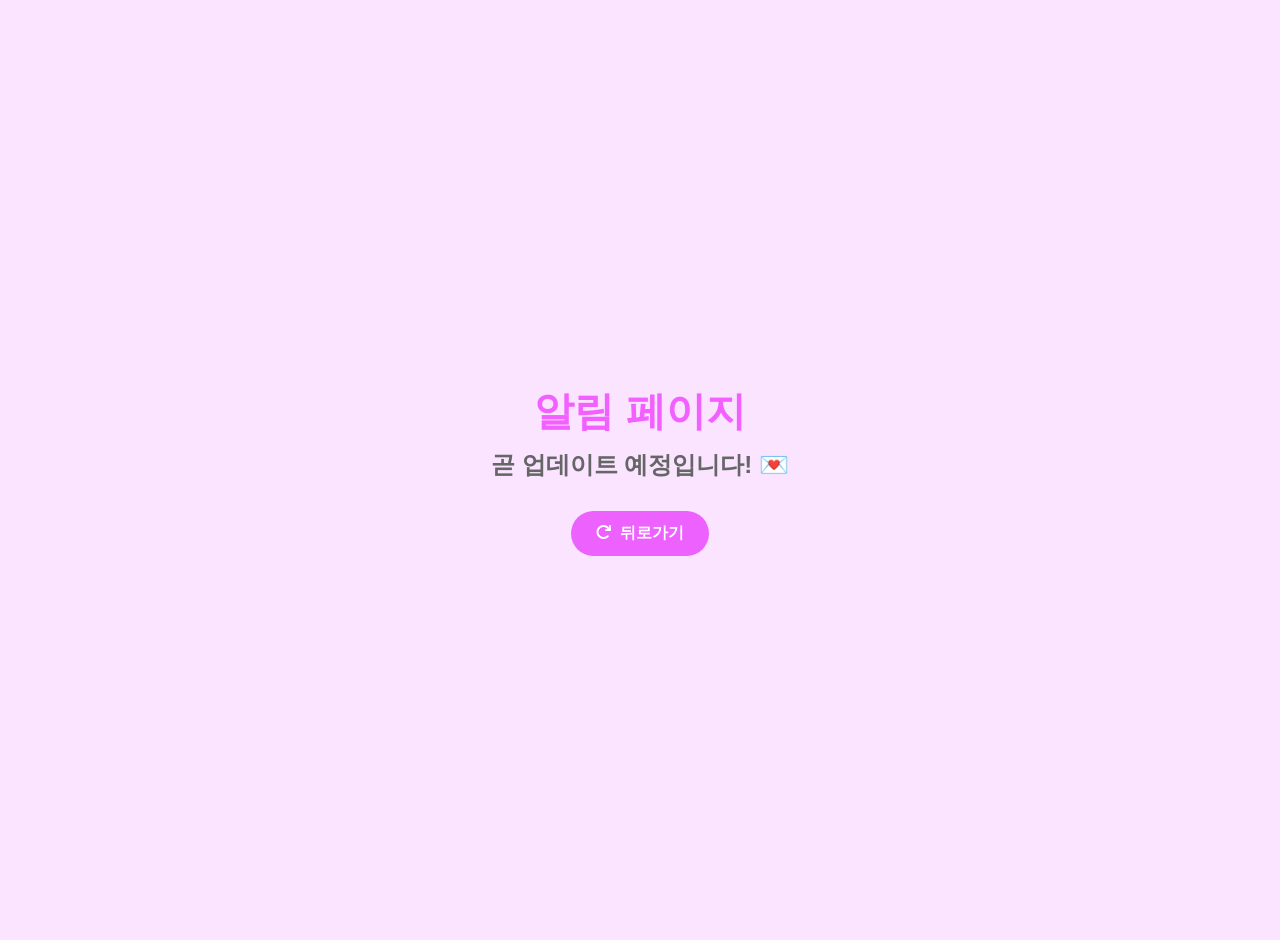
<file: alert.html>
<!DOCTYPE html>
<html lang="ko">
<head>
  <meta charset="UTF-8">
  <meta name="viewport" content="width=395, initial-scale=1.0">
  <title>Beauty Kurly | alert</title>
  <link rel="icon" href="images/favicon_192.png" sizes="192x192" type="image/png">
  <link rel="icon" href="images/favicon_512.png" sizes="512x512" type="image/png">
  <link rel="stylesheet" href="https://cdnjs.cloudflare.com/ajax/libs/font-awesome/6.5.1/css/all.min.css">
  <link rel="stylesheet" href="css/reset.css">
  <style>
  /* 기본 레이아웃 */
  body {font-family: 'Pretendard', sans-serif; background-color: #fae4ff; color: #333; display: flex; justify-content: center; align-items: center; min-height: 100vh;  padding: 20px;  text-align: center;}

  h1 {font-size: 2.5rem; color: #f261ff; margin-bottom: 10px;}
  h2 {font-size: 1.5rem; color: #666; margin-bottom: 30px;}
  .header_left_group {margin-top: 20px;}
  #backBtn {display: inline-block; padding: 12px 25px; background-color: #ed61ff; color: #fff; font-weight: bold; border-radius: 50px; transition: 0.3s;}
  #backBtn:hover {background-color: #ff37cd; transform: translateY(-2px); text-decoration: none;}

  .icon {margin-right: 8px;}

  @media (max-width: 400px) {
    h1 { font-size: 2rem; }
    h2 { font-size: 1.2rem; }
    #backBtn { padding: 10px 20px; font-size: 0.9rem; }
  }
  </style>
</head>
<body>
  <div>
    <h1>알림 페이지</h1>
    <h2>곧 업데이트 예정입니다! 💌</h2>
    <div class="header_left_group">
      <a href="#" id="backBtn" class="header_btn">
        <i class="fas fa-redo icon"></i>뒤로가기
      </a>
    </div>
  </div>

  <script src="https://code.jquery.com/jquery-3.7.1.min.js"></script>
  <script src="js/script_all.js"></script>
  <script>
    const backBtn = document.getElementById('backBtn');
    backBtn.addEventListener('click', (e) => {
      e.preventDefault();
      if (history.length > 1) {
        history.back();
      } else {
        location.href = 'home.html';
      }
    });
  </script>
</body>
</html>
</file>
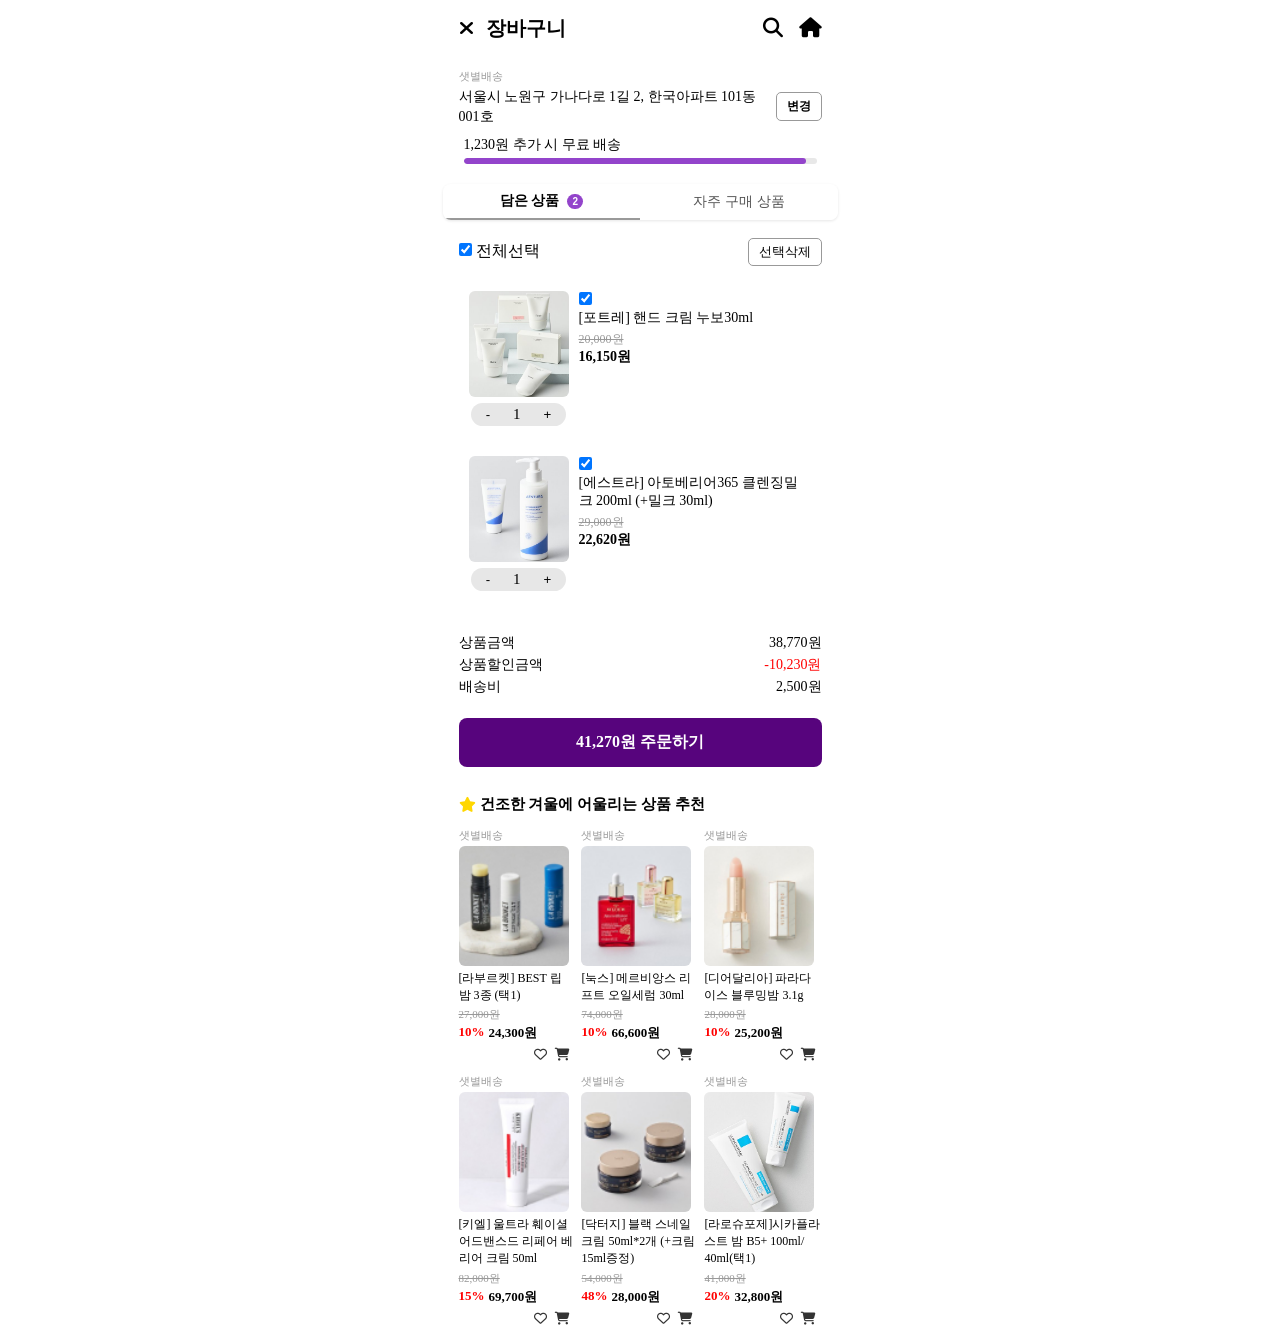
<file: cart.html>
<!DOCTYPE html>
<html lang="ko">
<head>
  <meta charset="UTF-8">
  <meta name="viewport" content="width=395, initial-scale=1.0">
  <title>Beauty Kurly|cart</title>
  <link rel="icon" href="images/favicon_192.png" sizes="192x192" type="image/png">
  <link rel="icon" href="images/favicon_512.png" sizes="512x512" type="image/png">
  <link rel="stylesheet" href="https://cdnjs.cloudflare.com/ajax/libs/font-awesome/6.5.1/css/all.min.css">
  <link rel="stylesheet" href="css/reset.css">
  <link rel="stylesheet" href="css/cart.css">
</head>
<body>
<header class="header_wrap">
  <div class="header_left_group">
    <a href="#" class="header_btn">
      <i class="fas fa-xmark"></i>
    </a>
    <span class="header_title">장바구니</span>
  </div>
  <div class="header_icons">
    <a href="search.html"><i class="fas fa-magnifying-glass"></i></a>
    <a href="#"><i class="fas fa-house"></i></a>
  </div>
</header><!-- header_wrap -->

<section class="delivery_info">
  <h2 class="blind">배송 정보</h2>
    <div class="delivery_tag">샛별배송</div>
    <div class="delivery_address">
      <span>서울시 노원구 가나다로 1길 2, 한국아파트 101동 001호</span>
      <button class="btn_change">변경</button>
    </div>
    <div class="free_delivery free">
    <span class="delivery_text">n원 추가 시 무료 배송</span>
    <div class="delivery_range" >
      <div class="delivery_progress"></div>
    </div>
    </div>
</section><!-- delivery_info -->

<section class="cart_tabs">
    <h2 class="blind">장바구니</h2>
    <button class="tab active">담은 상품 <span class="item_count">2</span></button>
    <button class="tab">자주 구매 상품</button>
</section>

<section class="cart_select">
  <h2 class="blind">선택</h2>
    <div class="select_left">
      <input type="checkbox" id="script_all" checked>
      <label for="script_all">전체선택</label>
    </div>
    <button class="select_delete">선택삭제</button>
</section><!-- cart_select -->

<section class="cart_items cart_saved active">
  <h2 class="blind">담은 상품</h2>
    <div class="cart_item">
      <div class="item_left">
        <img src="images/cart_in1.jpg" alt="상품1">
        <div class="item_count">
          <button class="minus">-</button>
          <span>1</span>
          <button class="plus">+</button>
        </div>
      </div>
      <div class="item_right">
        <input type="checkbox">
        <div class="item_name">[포트레] 핸드 크림 누보30ml</div>
        <div class="item_price">
          <div class="before">20,000원</div>
          <div class="after">16,150원</div>
        </div>
      </div>
    </div>

    <div class="cart_item">
      <div class="item_left">
        <img src="images/cart_in2.jpg" alt="상품2">
        <div class="item_count">
          <button class="minus">-</button>
          <span>1</span>
          <button class="plus">+</button>
        </div>
      </div>
      <div class="item_right">
        <input type="checkbox">
        <div class="item_name">[에스트라] 아토베리어365 클렌징밀크 200ml (+밀크 30ml)</div>
        <div class="item_price">
          <div class="before">29,000원</div>
          <div class="after">22,620원</div>
        </div>
      </div>
    </div>
</section><!-- cart_items cart_saved active -->

<section class="cart_items cart_frequent">
  <h2 class="blind">자주 구매 상품</h2>
    <div class="frequent_header">
      <span class="filter_text">빈도순<i class="fa-solid fa-chevron-down"></i></span>
    </div>

    <p class="empty_text">최근 구매한 상품이 없습니다.</p>
    <button class="go_shopping" onclick="location.href='home.html'">쇼핑하러 가기</button>
</section><!-- cart_items cart_frequent -->

<section class="cart_summary">
  <h2 class="blind">주문 요약</h2>
    <div class="summary_row">
      <span>상품금액</span>
      <span>38,770원</span>
    </div>
    <div class="summary_row">
      <span>상품할인금액</span>
      <span class="discount">-10,230원</span>
    </div>
    <div class="summary_row">
      <span>배송비</span>
      <span>2,500원</span>
    </div>
</section><!-- cart_summary -->

<section class="total_pay">
  <h2 class="blind">총 결제 금액</h2>
    <span class="total_price">41,270원</span> 주문하기</section><!-- total_pay -->

<section class="recommend_products">
  <h2 class="blind">추천 상품</h2>
    <div class="recommend_title">
      <i class="fas fa-star"></i>
      <span>건조한 겨울에 어울리는 상품 추천</span></div>
    <div class="recommend_list">
      <div class="rec_item">
        <p class="delivery_tag">샛별배송</p>
        <img src="images/cart_rec1.jpg" alt="recommend_products">
        <div class="rec_name">[라부르켓] BEST 립 밤 3종 (택1)</div>
        <p class="product_price_before">27,000원</p>
          <p class="product_price">
            <span class="discount">10%</span>
            <span class="price">24,300원</span>
          </p>
          <div class="product_icon">
            <i class="fa-regular fa-heart"></i>
            <i class="fa-solid fa-cart-shopping"></i>
          </div>
      </div>
      <div class="rec_item">
        <p class="delivery_tag">샛별배송</p>
        <img src="images/cart_rec2.jpg" alt="recommend_products">
        <div class="rec_name">[눅스] 메르비앙스 리프트 오일세럼 30ml</div>
        <p class="product_price_before">74,000원</p>
          <p class="product_price">
            <span class="discount">10%</span>
            <span class="price">66,600원</span>
          </p>
          <div class="product_icon">
            <i class="fa-regular fa-heart"></i>
            <i class="fa-solid fa-cart-shopping"></i>
          </div>
      </div>
      <div class="rec_item">
        <p class="delivery_tag">샛별배송</p>
        <img src="images/cart_rec3.jpg" alt="recommend_products">
        <div class="rec_name">[디어달리아] 파라다이스 블루밍밤 3.1g</div>
        <p class="product_price_before">28,000원</p>
          <p class="product_price">
            <span class="discount">10%</span>
            <span class="price">25,200원</span>
          </p>
          <div class="product_icon">
            <i class="fa-regular fa-heart"></i>
            <i class="fa-solid fa-cart-shopping"></i>
          </div>
      </div>
      <div class="rec_item">
        <p class="delivery_tag">샛별배송</p>
        <img src="images/cart_rec4.jpg" alt="recommend_products">
        <div class="rec_name">[키엘] 울트라 훼이셜 어드밴스드 리페어 베리어 크림 50ml</div>
        <p class="product_price_before">82,000원</p>
          <p class="product_price">
            <span class="discount">15%</span>
            <span class="price">69,700원</span>
          </p>
          <div class="product_icon">
            <i class="fa-regular fa-heart"></i>
            <i class="fa-solid fa-cart-shopping"></i>
          </div>
      </div>
      <div class="rec_item">
        <p class="delivery_tag">샛별배송</p>
        <img src="images/cart_rec5.jpg" alt="recommend_products">
        <div class="rec_name">[닥터지] 블랙 스네일 크림 50ml*2개 (+크림15ml증정)</div>
        <p class="product_price_before">54,000원</p>
          <p class="product_price">
            <span class="discount">48%</span>
            <span class="price">28,000원</span>
          </p>
          <div class="product_icon">
            <i class="fa-regular fa-heart"></i>
            <i class="fa-solid fa-cart-shopping"></i>
          </div>
      </div>
      <div class="rec_item">
        <p class="delivery_tag">샛별배송</p>
        <img src="images/cart_rec6.jpg" alt="recommend_products">
        <div class="rec_name">[라로슈포제]시카플라스트 밤 B5+ 100ml/ 40ml(택1)</div>
        <p class="product_price_before">41,000원</p>
          <p class="product_price">
            <span class="discount">20%</span>
            <span class="price">32,800원</span>
          </p>
          <div class="product_icon">
            <i class="fa-regular fa-heart"></i>
            <i class="fa-solid fa-cart-shopping"></i>
          </div>
      </div>
    </div>
</section><!-- recommend_products -->
<script src="https://code.jquery.com/jquery-3.7.1.min.js"></script>
<script src="js/script_all.js"></script>
<script>
document.addEventListener('DOMContentLoaded', () => {

  /* 장바구니 금액 계산 */
  function updateCartSummary() {
    const cartItems = document.querySelectorAll('.cart_item'); // 매번 새로 가져오기
    const freeDeliveryThreshold = 40000;
    const defaultDeliveryFee = 2500;

    let totalPrice = 0;
    let totalDiscount = 0;
    let selectedCount = 0;

    // 선택된 상품 합계 계산
    cartItems.forEach(item => {
      const chk = item.querySelector('input[type="checkbox"]');
      if (!chk.checked) return;

      selectedCount++;

      const count = parseInt(item.querySelector('.item_count span').textContent);
      const priceBefore = parseInt(item.querySelector('.item_price .before').textContent.replace(/[^0-9]/g,''));
      const priceAfter = parseInt(item.querySelector('.item_price .after').textContent.replace(/[^0-9]/g,''));

      totalPrice += priceAfter * count;
      totalDiscount += (priceBefore - priceAfter) * count;
    });

    // 배송비 계산
    const deliveryFeeUI = (selectedCount > 0 && totalPrice >= freeDeliveryThreshold) ? 0 : defaultDeliveryFee;

    // 총액 계산
    const totalPay = (selectedCount > 0) ? totalPrice + (totalPrice < freeDeliveryThreshold ? defaultDeliveryFee : 0) : 0;

    // 무료배송 바 반영
    const deliveryText = document.querySelector('.delivery_text');
    const deliveryProgress = document.querySelector('.delivery_progress');

    if (selectedCount === 0) {
      deliveryText.textContent = '상품을 선택해주세요';
      deliveryProgress.style.width = '0%';
      deliveryProgress.classList.remove('free');
    } 
    else if (totalPrice >= freeDeliveryThreshold) {
      deliveryText.textContent = '무료 배송 가능';
      deliveryProgress.style.width = '100%';
      deliveryProgress.classList.add('free');
    } 
    else {
      const remain = freeDeliveryThreshold - totalPrice;
      const percent = Math.min((totalPrice / freeDeliveryThreshold) * 100, 100);

      deliveryText.textContent = `${remain.toLocaleString()}원 추가 시 무료 배송`;
      deliveryProgress.style.width = `${percent}%`;
      deliveryProgress.classList.remove('free');
    }

    // UI 업데이트
    document.querySelector('.cart_summary .summary_row:nth-child(1) span:last-child').textContent = totalPrice.toLocaleString() + '원';
    document.querySelector('.cart_summary .summary_row:nth-child(2) .discount').textContent = '-' + totalDiscount.toLocaleString() + '원';
    document.querySelector('.cart_summary .summary_row:nth-child(3) span:last-child').textContent = deliveryFeeUI.toLocaleString() + '원';
    document.querySelector('.total_price').textContent = totalPay.toLocaleString() + '원';
  }

  /* 헤더 x */
  const headerX = document.querySelector('.header_btn');
  const headerSearch = document.querySelector('.header_icons a:nth-child(1)');
  const headerHome = document.querySelector('.header_icons a:nth-child(2)');

  if (headerX) {
    headerX.addEventListener('click', (e) => {
      e.preventDefault();
      if (document.referrer) {
        history.back();
      } else {
        location.href = 'home.html';
      }
    });
  }

  if (headerSearch) {
    headerSearch.addEventListener('click', (e) => {
      e.preventDefault();
      location.href = 'search.html';
    });
  }

  if (headerHome) {
    headerHome.addEventListener('click', (e) => {
      e.preventDefault();
      location.href = 'home.html';
    });
  }

  /* 장바구니 */
  const selectAll = document.getElementById('script_all');
  const selectDelete = document.querySelector('.select_delete');
  let cartItems = document.querySelectorAll('.cart_item');

  // 전체선택 디폴트
  selectAll.checked = true;
  cartItems.forEach(item => {
    const chk = item.querySelector('input[type="checkbox"]');
    chk.checked = true;
  });

  function updateSelectAllState() {
    const allChecked = [...cartItems].every(item => item.querySelector('input[type="checkbox"]').checked);
    selectAll.checked = allChecked;
    updateCartSummary();
  }

  cartItems.forEach(item => {
    const chk = item.querySelector('input[type="checkbox"]');
    chk.addEventListener('change', updateSelectAllState);
  });

  selectAll.addEventListener('change', () => {
    cartItems.forEach(item => {
      const chk = item.querySelector('input[type="checkbox"]');
      chk.checked = selectAll.checked;
    });
    updateCartSummary();
  });

  selectDelete.addEventListener('click', () => {
    cartItems.forEach(item => {
      const chk = item.querySelector('input[type="checkbox"]');
      if(chk.checked) item.remove();
    });
    cartItems = document.querySelectorAll('.cart_item');
    cartItems.forEach(item => {
      const chk = item.querySelector('input[type="checkbox"]');
      chk.addEventListener('change', updateSelectAllState);
    });
    updateSelectAllState();
  });

  // 수량 + -
  function bindCountEvents() {
    cartItems.forEach(item => {
      const minusBtn = item.querySelector('.minus');
      const plusBtn = item.querySelector('.plus');
      const countSpan = item.querySelector('.item_count span');

      minusBtn.onclick = () => {
        let count = parseInt(countSpan.textContent);
        if(count > 1) countSpan.textContent = --count;
        updateCartSummary();
      };

      plusBtn.onclick = () => {
        let count = parseInt(countSpan.textContent);
        countSpan.textContent = ++count;
        updateCartSummary();
      };
    });
  }

  bindCountEvents();

  // 탭 전환
  const tabs = document.querySelectorAll('.cart_tabs .tab');
  const cartSelect = document.querySelector('.cart_select');
  const savedCart = document.querySelector('.cart_saved');
  const frequentCart = document.querySelector('.cart_frequent');
  const cartSummary = document.querySelector('.cart_summary');
  const total_pay = document.querySelector('.total_pay');

  tabs.forEach((tab, index) => {
    tab.addEventListener('click', () => {
      tabs.forEach(t => t.classList.remove('active'));
      tab.classList.add('active');

      if (index === 0) {
        cartSelect.style.display = '';
        savedCart.style.display = '';
        frequentCart.style.display = 'none';
        cartSummary.style.display = '';
        total_pay.style.display = '';
      } else {
        cartSelect.style.display = 'none';
        savedCart.style.display = 'none';
        frequentCart.style.display = 'block';
        cartSummary.style.display = 'none';
        total_pay.style.display = 'none';
      }
      updateCartSummary();
    });
  });

  // 초기 계산
  updateCartSummary();
});
</script>
</body>
</html>
</file>
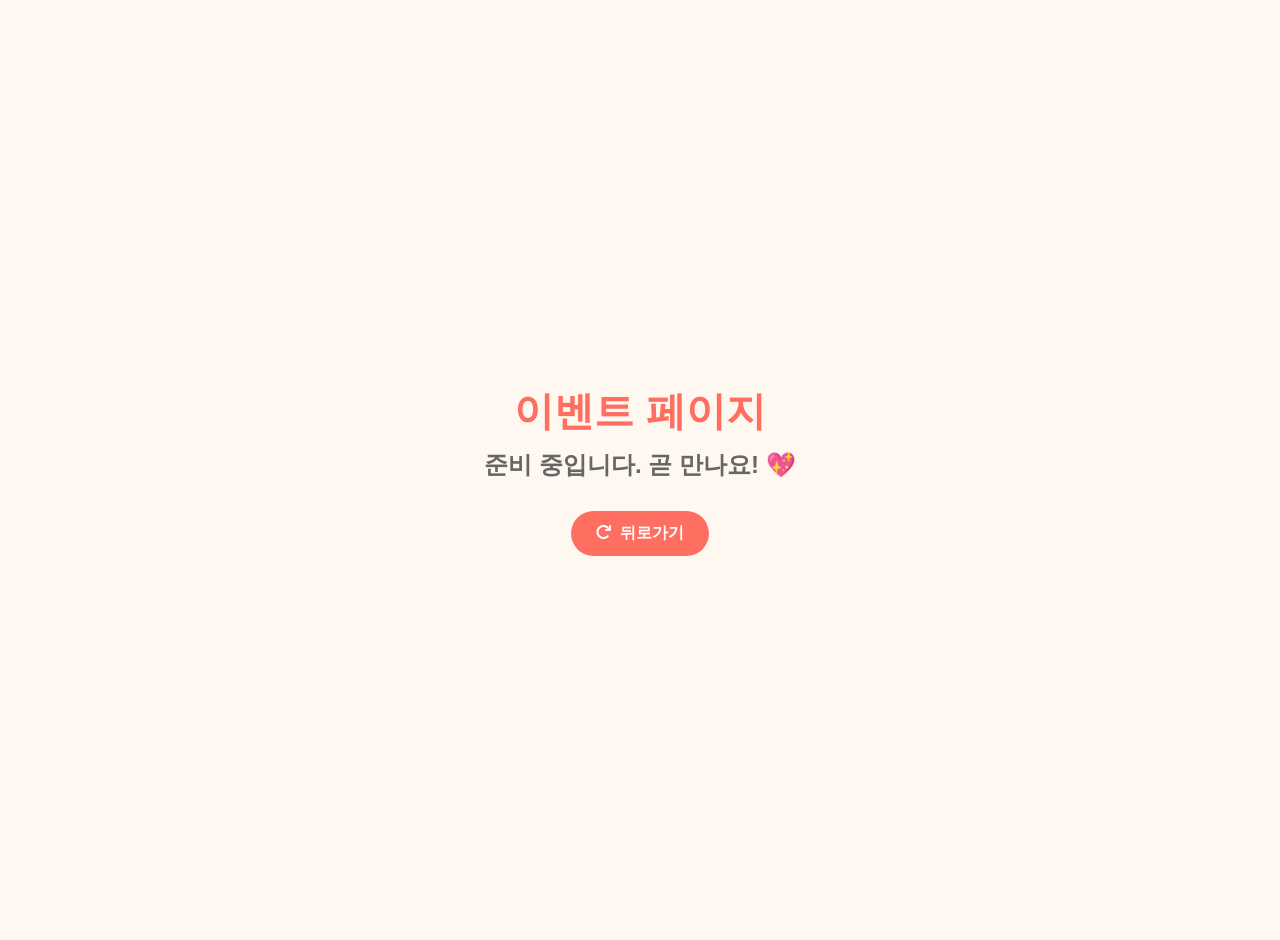
<file: events.html>
<!DOCTYPE html>
<html lang="ko">
<head>
  <meta charset="UTF-8">
  <meta name="viewport" content="width=395, initial-scale=1.0">
  <title>Beauty Kurly | Lounge</title>
  <link rel="icon" href="images/favicon_192.png" sizes="192x192" type="image/png">
  <link rel="icon" href="images/favicon_512.png" sizes="512x512" type="image/png">
  <link rel="stylesheet" href="https://cdnjs.cloudflare.com/ajax/libs/font-awesome/6.5.1/css/all.min.css">
  <link rel="stylesheet" href="css/reset.css">
  <style>
  /* 기본 레이아웃 */
  body {font-family: 'Pretendard', sans-serif; background-color: #fff8f0; color: #333; display: flex; justify-content: center; align-items: center; min-height: 100vh;  padding: 20px;  text-align: center;}

  h1 {font-size: 2.5rem; color: #ff6f61; margin-bottom: 10px;}
  h2 {font-size: 1.5rem; color: #666; margin-bottom: 30px;}
  .header_left_group {margin-top: 20px;}
  #backBtn {display: inline-block; padding: 12px 25px; background-color: #ff6f61; color: #fff; font-weight: bold; border-radius: 50px; transition: 0.3s;}
  #backBtn:hover {background-color: #ff856f; transform: translateY(-2px); text-decoration: none;}

  .icon {margin-right: 8px;}

  @media (max-width: 400px) {
    h1 { font-size: 2rem; }
    h2 { font-size: 1.2rem; }
    #backBtn { padding: 10px 20px; font-size: 0.9rem; }
  }
</style>
</head>
<body>
  <div>
    <h1>이벤트 페이지</h1>
    <h2>준비 중입니다. 곧 만나요! 💖</h2>
    <div class="header_left_group">
      <a href="#" id="backBtn" class="header_btn">
        <i class="fas fa-redo icon"></i>뒤로가기
      </a>
    </div>
  </div>

  <script src="https://code.jquery.com/jquery-3.7.1.min.js"></script>
  <script src="js/script_all.js"></script>
  <script>
    const backBtn = document.getElementById('backBtn');
    backBtn.addEventListener('click', (e) => {
      e.preventDefault();
      if (history.length > 1) {
        history.back();
      } else {
        location.href = 'home.html';
      }
    });
</script>
</body>
</html>
</file>
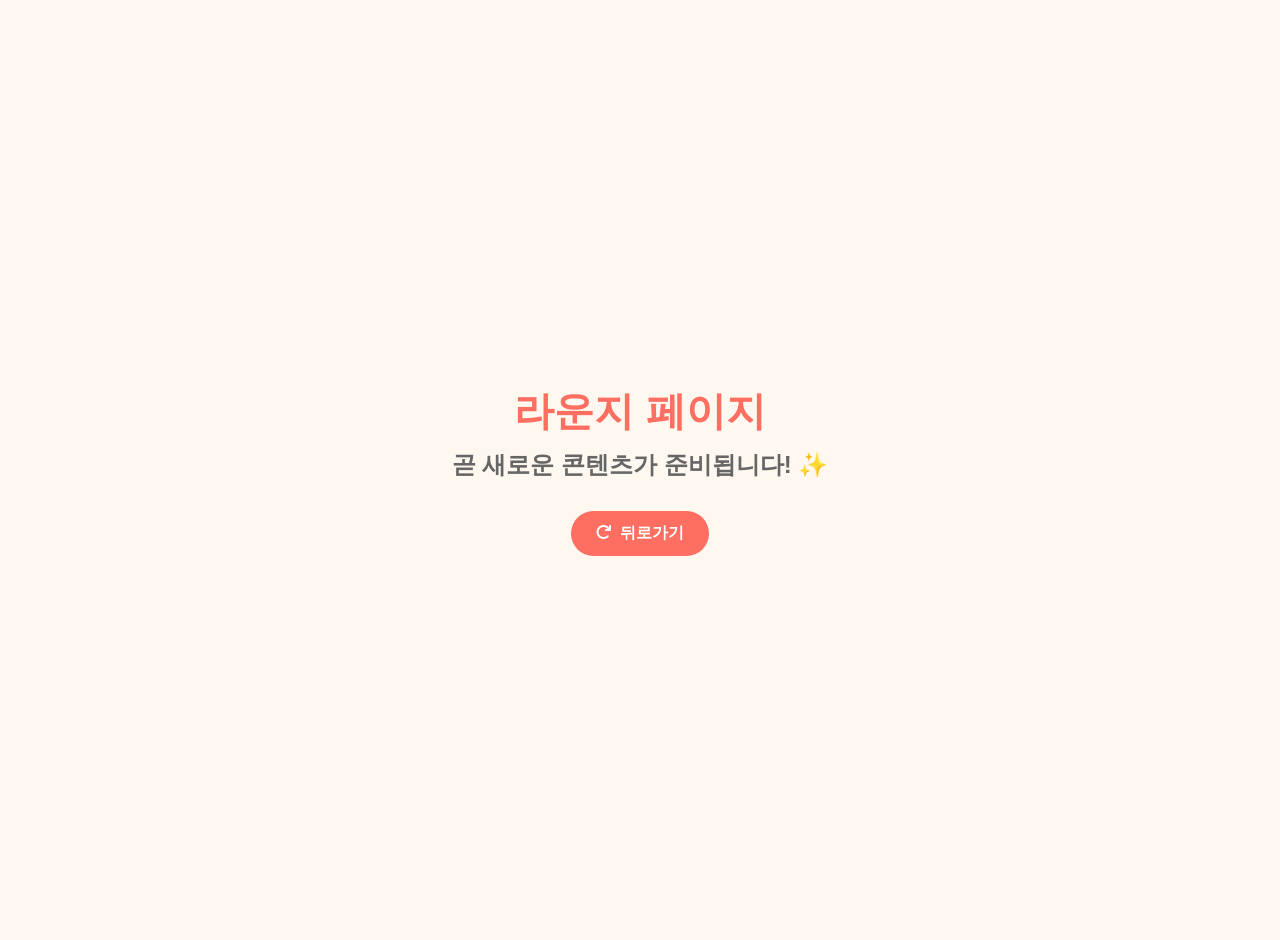
<file: lounge.html>
<!DOCTYPE html>
<html lang="ko">
<head>
  <meta charset="UTF-8">
  <meta name="viewport" content="width=395, initial-scale=1.0">
  <title>Beauty Kurly | Lounge</title>
  <link rel="icon" href="images/favicon_192.png" sizes="192x192" type="image/png">
  <link rel="icon" href="images/favicon_512.png" sizes="512x512" type="image/png">
  <link rel="stylesheet" href="https://cdnjs.cloudflare.com/ajax/libs/font-awesome/6.5.1/css/all.min.css">
  <link rel="stylesheet" href="css/reset.css">
  <style>
  /* 기본 레이아웃 */
  body {font-family: 'Pretendard', sans-serif; background-color: #fff8f0; color: #333; display: flex; justify-content: center; align-items: center; min-height: 100vh;  padding: 20px;  text-align: center;}

  h1 {font-size: 2.5rem; color: #ff6f61; margin-bottom: 10px;}
  h2 {font-size: 1.5rem; color: #666; margin-bottom: 30px;}
  .header_left_group {margin-top: 20px;}
  #backBtn {display: inline-block; padding: 12px 25px; background-color: #ff6f61; color: #fff; font-weight: bold; border-radius: 50px; transition: 0.3s;}
  #backBtn:hover {background-color: #ff856f; transform: translateY(-2px); text-decoration: none;}

  .icon {margin-right: 8px;}

  @media (max-width: 400px) {
    h1 { font-size: 2rem; }
    h2 { font-size: 1.2rem; }
    #backBtn { padding: 10px 20px; font-size: 0.9rem; }
  }
  </style>
</head>
<body>
<div>
  <h1>라운지 페이지</h1>
  <h2>곧 새로운 콘텐츠가 준비됩니다! ✨</h2>
  <div class="header_left_group">
    <a href="#" id="backBtn" class="header_btn">
      <i class="fas fa-redo icon"></i>뒤로가기
    </a>
  </div><!-- header_left_group -->
</div>
<script src="https://code.jquery.com/jquery-3.7.1.min.js"></script>
<script src="js/script_all.js"></script>
<script>
  const backBtn = document.getElementById('backBtn');
  backBtn.addEventListener('click', (e) => {
    e.preventDefault();
    if (history.length > 1) {
      history.back();
    } else {
      location.href = 'home.html';
    }
  });
</script>
</body>
</html>
</file>
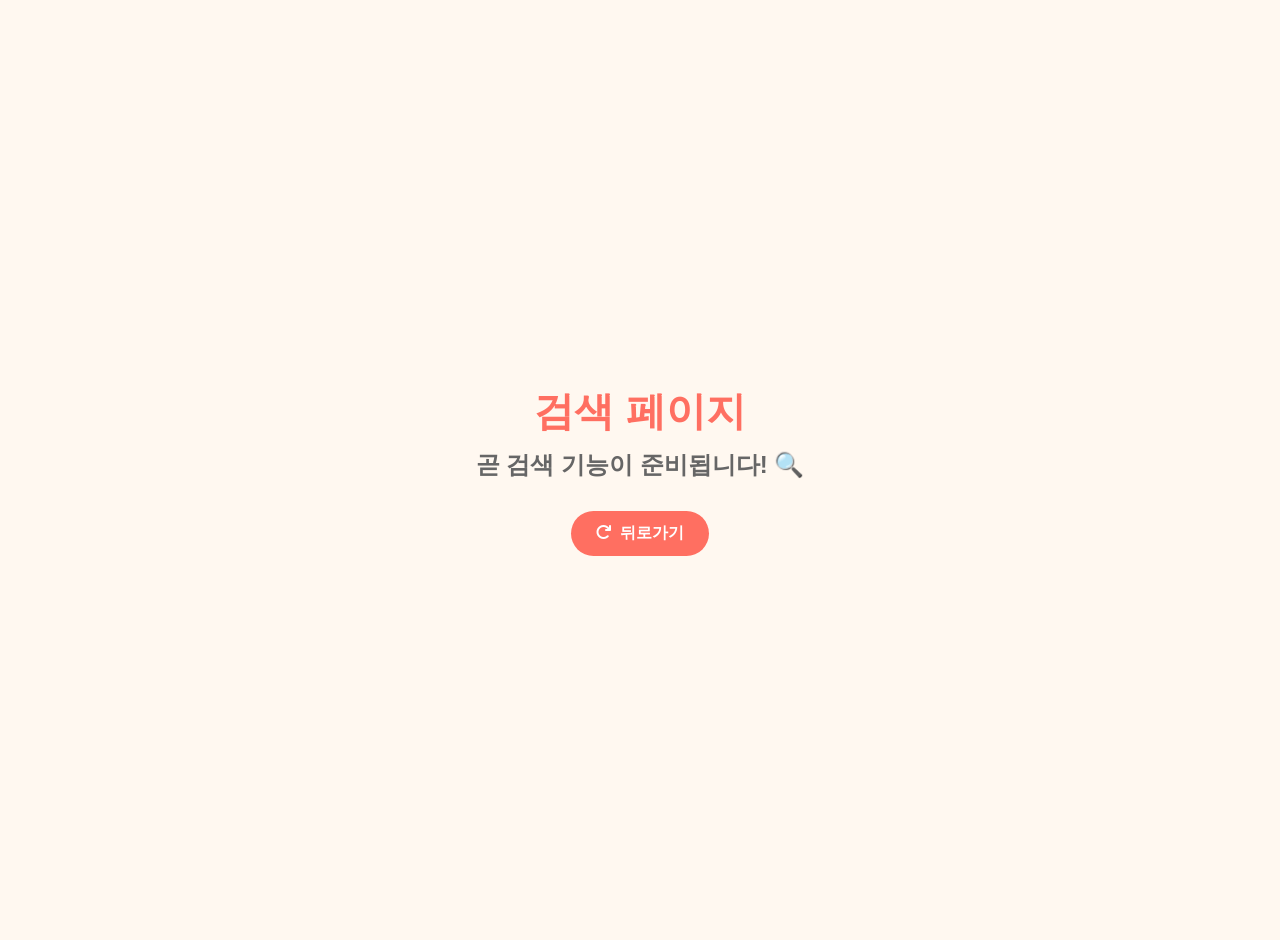
<file: search.html>
<!DOCTYPE html>
<html lang="ko">
<head>
  <meta charset="UTF-8">
  <meta name="viewport" content="width=395, initial-scale=1.0">
  <title>Beauty Kurly | search</title>
  <link rel="icon" href="images/favicon_192.png" sizes="192x192" type="image/png">
  <link rel="icon" href="images/favicon_512.png" sizes="512x512" type="image/png">
  <link rel="stylesheet" href="https://cdnjs.cloudflare.com/ajax/libs/font-awesome/6.5.1/css/all.min.css">
  <link rel="stylesheet" href="css/reset.css">
  <style>
  /* 기본 레이아웃 */
  body {font-family: 'Pretendard', sans-serif; background-color: #fff8f0; color: #333; display: flex; justify-content: center; align-items: center; min-height: 100vh;  padding: 20px;  text-align: center;}

  h1 {font-size: 2.5rem; color: #ff6f61; margin-bottom: 10px;}
  h2 {font-size: 1.5rem; color: #666; margin-bottom: 30px;}
  .header_left_group {margin-top: 20px;}
  #backBtn {display: inline-block; padding: 12px 25px; background-color: #ff6f61; color: #fff; font-weight: bold; border-radius: 50px; transition: 0.3s;}
  #backBtn:hover {background-color: #ff856f; transform: translateY(-2px); text-decoration: none;}

  .icon {margin-right: 8px;}

  @media (max-width: 400px) {
    h1 { font-size: 2rem; }
    h2 { font-size: 1.2rem; }
    #backBtn { padding: 10px 20px; font-size: 0.9rem; }
  }
  </style>
</head>
<body>
  <div>
    <h1>검색 페이지</h1>
    <h2>곧 검색 기능이 준비됩니다! 🔍</h2>
    <div class="header_left_group">
      <a href="#" id="backBtn" class="header_btn">
        <i class="fas fa-redo icon"></i>뒤로가기
      </a>
    </div>
  </div>

  <script src="https://code.jquery.com/jquery-3.7.1.min.js"></script>
  <script src="js/script_all.js"></script>
  <script>
    const backBtn = document.getElementById('backBtn');
    backBtn.addEventListener('click', (e) => {
      e.preventDefault();
      if (history.length > 1) {
        history.back();
      } else {
        location.href = 'home.html';
      }
    });
  </script>
</body>
</html>
</file>
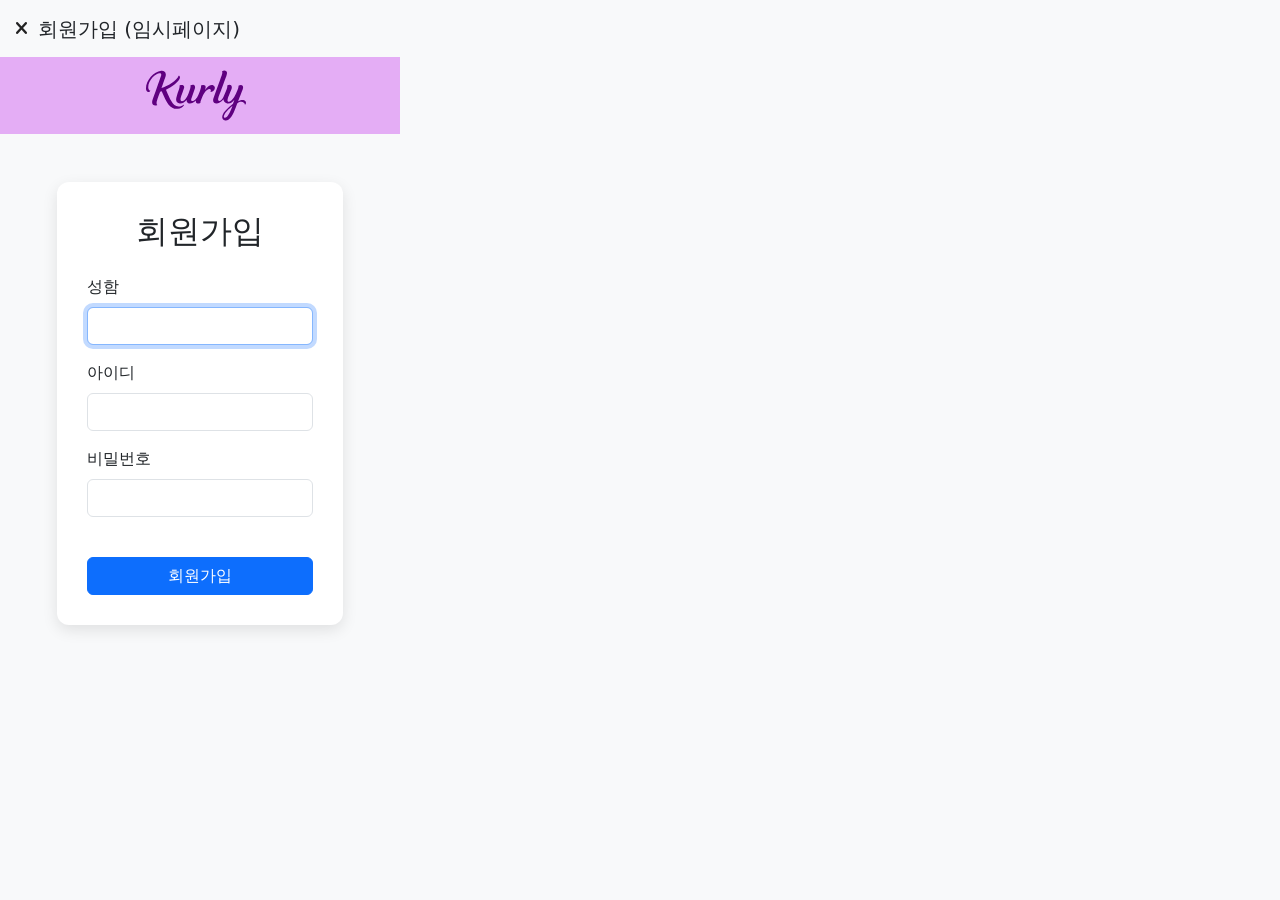
<file: signup.html>
<!DOCTYPE html>
<html lang="ko">
<head>
  <meta charset="UTF-8">
  <meta name="viewport" content="width=395, initial-scale=1.0">
  <title>Beauty Kurly | 회원가입</title>
  <link rel="icon" href="images/favicon_192.png" sizes="192x192" type="image/png">
  <link rel="icon" href="images/favicon_512.png" sizes="512x512" type="image/png">
  <link rel="stylesheet" href="https://cdnjs.cloudflare.com/ajax/libs/font-awesome/6.5.1/css/all.min.css">
  <link href="https://cdn.jsdelivr.net/npm/bootstrap@5.3.8/dist/css/bootstrap.min.css" rel="stylesheet">
  <link rel="stylesheet" href="css/reset.css">
<style>
  body {background-color: #f8f9fa; max-width: 400px;}
  .header_left_group {display: flex; align-items: center; gap: 10px; padding: 15px;    }
  .header_btn {font-size: 18px; color: #222; text-decoration: none;}
  .signup_container {max-width: 390px; background: #ffffff; padding: 30px; border-radius: 12px; box-shadow: 0 5px 15px rgba(0,0,0,0.1);}
</style>
</head>
<body>
<div class="header_left_group">
  <a href="#" id="back_btn" class="header_btn">
    <i class="fas fa-times"></i>
  </a>
  <h1 class="fs-5 mb-0" >회원가입 (임시페이지)</h1>
</div><!-- header_left_group -->

<nav class="navbar navbar-dark" style="background-color:#e4adf5;">
  <div class="container-fluid justify-content-center">
    <a class="navbar-brand m-0" href="index.html">
      <img src="images/logo.svg" alt="kurly_logo" style="width: 100px;">
    </a>

    <div class="d-flex align-items-center text-white">
      <span id="user_name_display" class="me-2"></span>
      <button id="logout_button" class="btn btn-danger btn-sm d-none">로그아웃</button>
    </div>
  </div><!-- container-fluid -->
</nav><!-- navbar -->

<div class="container d-flex justify-content-center mt-5">
  <div class="signup_container">
    <h2 class="text-center mb-4">회원가입</h2>

    <form id="signup_form">
      <div class="mb-3">
        <label for="user_name" class="form-label">성함</label>
        <input type="text" class="form-control" id="user_name" required autofocus>
      </div>

      <div class="mb-3">
        <label for="user_id" class="form-label">아이디</label>
        <input type="text" class="form-control" id="user_id" required>
      </div>

      <div class="mb-3">
        <label for="user_password" class="form-label">비밀번호</label>
        <input type="password" class="form-control" id="user_password" required>
      </div>

      <button type="submit" class="btn btn-primary w-100 mt-4">
        회원가입
      </button>
    </form><!-- signup_form -->
  </div><!-- signup_container -->
</div><!-- container -->
<script src="https://cdn.jsdelivr.net/npm/bootstrap@5.3.8/dist/js/bootstrap.bundle.min.js"></script>
<script src="https://code.jquery.com/jquery-3.7.1.min.js"></script>
<script src="js/script_all.js"></script>
<script>
  const back_btn = document.getElementById('back_btn');
  back_btn.addEventListener('click', (e) => {
    e.preventDefault();
    if (history.length > 1) {
      history.back();
    } else {
      location.href = 'home.html';
    }
  });
</script>
</body>
</html>
</file>
<file: css/cart.css>
@charset "utf-8";

body {width: 395px; margin: 0 auto; background: #fff;}

.header_wrap {height: 56px; display: flex; align-items: center; justify-content: space-between; padding: 0 16px; box-sizing: border-box; background-color: #fff; font-weight: 600;}
.header_left_group {display: flex; align-items: center; gap: 12px;}
.header_btn i {font-size: 20px; color: #000;}
.header_title {font-size: 20px; line-height: 1; font-weight: 600;}
.header_logo img {height: 24px; display: block;}
.header_icons {display: flex; align-items: center;}
.header_icons i {font-size: 20px; margin-left: 16px; line-height: 1; color: #000;}


.delivery_info { padding: 12px 16px; background: #fff; }

.delivery_tag {display: inline-block; padding: 1px 0; color: #333; font-size: 12px; margin-bottom: 6px;}

.delivery_address {display: flex;  justify-content: space-between; align-items: center; font-size: 14px;
margin-bottom: 6px; gap: 8px;}

.delivery_address span { flex: 1; line-height: 1.4; word-break: break-word;}
.delivery_address .btn_change {flex-shrink: 0; background-color: #fff; border: 1px solid #999; border-radius: 5px; color: #000; font-weight: 600; cursor: pointer; padding: 5px 10px; font-size: 12px;}
.free_delivery {font-size: 12px; margin: 10px 5px 0;}
.delivery_range { background: #e8e8e8; width: 100%; height: 6px; border-radius: 4px; overflow: hidden; /* position: relative; */
}
.delivery_progress { height: 100%; background-color: #e8e8e8; border-radius: 4px; transition: width 0.3s;}
.free_delivery.free .delivery_progress {background-color: #9344CB;}
.delivery_text {font-size: 14px; margin-bottom: 4px; display: block;}

.cart_tabs { display: flex; background: #fff; margin-top: 8px; border-radius: 8px;  overflow: hidden; box-shadow: 0 1px 3px rgba(0,0,0,0.1);}
.cart_tabs .tab { flex: 1; padding: 8px 0; text-align: center; font-size: 14px; border: none; background-color: #fff;  cursor: pointer; transition: all 0.2s ease; color: #555; display: inline-flex; justify-content: center; align-items: center; gap: 4px;}
.cart_tabs .tab.active { color: #000; font-weight: 600; border-bottom: 2px solid #999; background-color: #fff;}
.cart_tabs .tab:not(.active):hover { background: #f4f4f4;}
.tab .item_count { margin-left: 4px; color: #fff; background: #9344CB; font-size: 10px; padding: 2px 5px;
border-radius: 10px;}

.cart_select {display: flex; justify-content: space-between; align-items: center; padding: 10px 16px;background-color: #fff; margin-top: 8px;}
.select_delete {border: 1px solid #999; border-radius: 5px; padding: 5px 10px; font-size: 13px;  background: none; color: #000; cursor: pointer; display: flex; align-items: center; justify-content: center; line-height: 1.2;}

.cart_items {padding: 5px 16px; display: none;}
.cart_items.active {display: block;}
.cart_item {display: flex; margin-bottom: 10px; background: #fff; border-radius: 8px; padding: 10px;}
.item_left {display: flex; flex-direction: column; align-items: center; margin-right: 10px;}
.item_left img {width: 100px; height: 106px; object-fit: cover; border-radius: 6px; margin-bottom: 6px;}
.item_count {display: flex; align-items: center; background: #e7e7e7; border-radius: 12px; overflow: hidden;}
.item_count button { border: none; background: none; padding: 4px 15px;  cursor: pointer;}
.item_count span { padding: 0 8px; color: #000; font-size: 15px;}

.cart_frequent {display: none;}
.frequent_header {display: flex; justify-content: flex-end; padding: 12px 16px; font-size: 14px; color: #666;}
.empty_text {text-align: center;}
.go_shopping {display: flex; margin:20px auto; padding: 10px 20px; background: #57047D; color: #fff; border-color: #666; border-radius: 8px; font-size: 14px; font-weight: 600; cursor: pointer;}


.item_right {flex: 1;}
.item_right input[type="checkbox"] { margin-bottom: 4px;}
.item_name {font-size: 14px; margin-bottom: 4px;}
.item_price .before {font-size: 12px; color: #999; text-decoration: line-through;}
.item_price .after {font-size: 14px; font-weight: 600;}
.cart_summary {padding: 10px 16px; background: #fff; margin-top: 8px; font-weight: 500;}
.summary_row {display: flex; justify-content: space-between; margin-bottom: 4px; font-size: 14px; font-weight: 500;}
.summary_row .discount {color: red; font-weight: 500;}
.total_pay { margin: 8px 16px; padding: 14px 0; background: #57047D; color: #fff; text-align: center;  border-radius: 8px; font-size: 16px; font-weight: 600; cursor: pointer;}


/* 추천 상품 */
.recommend_products {padding: 10px 16px;}

.recommend_title {display: flex; align-items: center; padding: 10px 0 5px; margin-bottom: 8px; font-size: 15px; font-weight: bold;}

.recommend_title i {margin-right: 4px; color: #FFD700;}

.recommend_list {display: flex; flex-wrap: wrap; gap: 6px;}

.rec_item {width: calc((100% - 12px) / 3); display: flex; flex-direction: column; align-items: flex-start; margin-bottom: 6px;}

.rec_item img { width: 110px; height: 120px; object-fit: cover; border-radius: 6px; margin-bottom: 4px;}

.rec_name {font-size: 12px; text-align: left; margin-bottom: 2px; line-height: 1.4; margin-bottom: 4px; display: -webkit-box; --webkit-line-clamp: 2; --webkit-box-orient: vertical; overflow: hidden; word-break: break-word;}

.rec_price {font-size: 12px; font-weight: 600; display: flex; gap: 4px;}

.delivery_tag {display: block; font-size: 11px; color: #999; margin-bottom: 2px; text-align: left;}

.product_price_before {text-decoration: line-through; font-size: 11px; color: #999; margin-bottom: 2px;}
.product_price {font-size: 13px; font-weight: bold; display: flex; gap: 4px; justify-content: flex-start; width: 100%;}
.product_price .discount {color: red;}

.product_icon {display: flex; justify-content: flex-end; gap: 8px; margin: 6px 5px 0 auto; font-size: 13px; color: #333; cursor: pointer;}
.product_icon i {transition: transform 0.15s ease, color 0.15s ease;}
.product_icon i:hover {color: #555;}
.product_icon i:active {transform: scale(0.8);}

.blind { position: absolute; width: 1px; height: 1px; overflow: hidden; clip-path: inset(50%); white-space: nowrap;}
</file>
